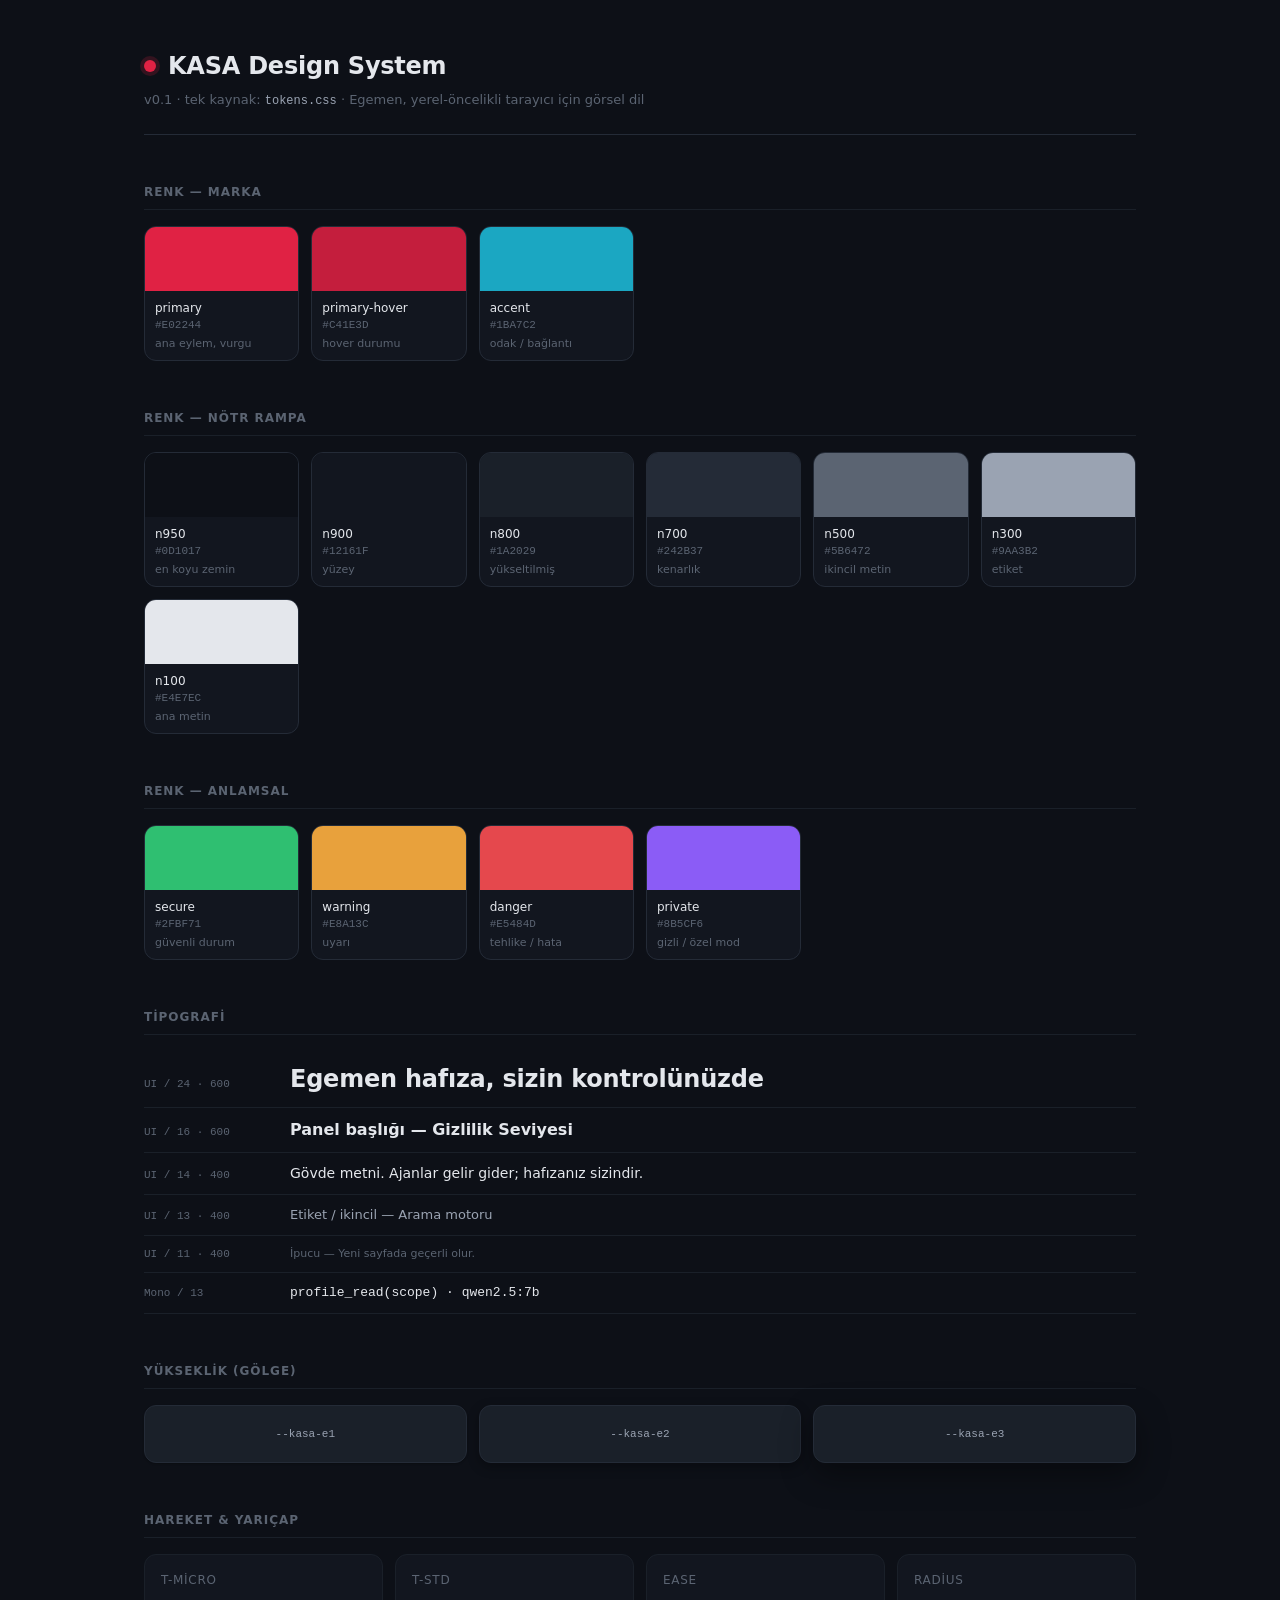
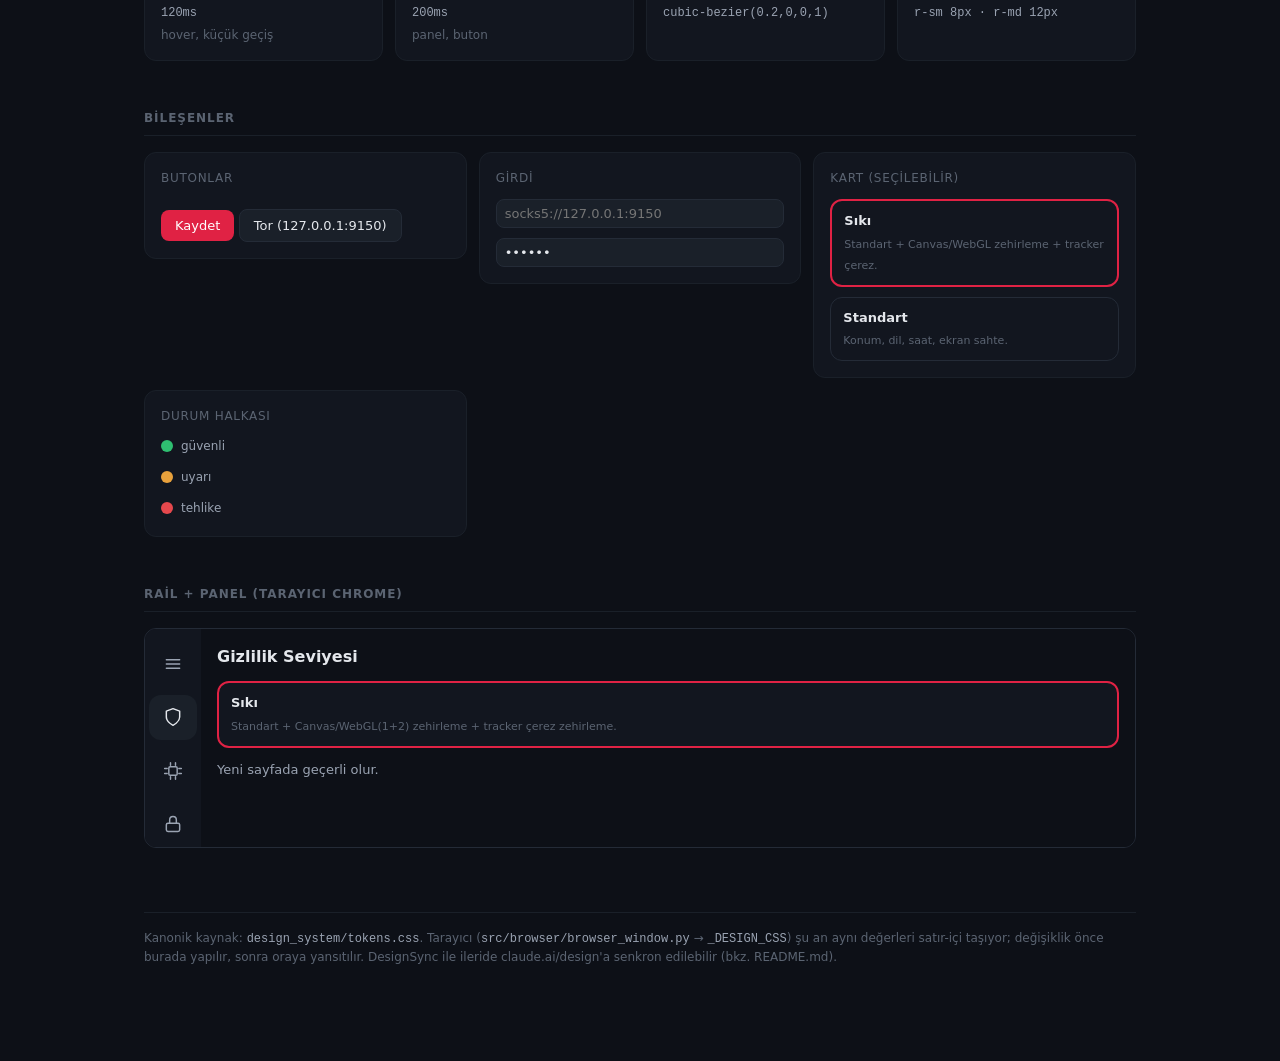
<file: design_system/index.html>
<!DOCTYPE html>
<html lang="tr">
<head>
<meta charset="utf-8">
<meta name="viewport" content="width=device-width, initial-scale=1">
<title>KASA Design System v0.1</title>
<link rel="stylesheet" href="tokens.css">
<style>
  * { box-sizing: border-box; }
  html, body { margin: 0; }
  body {
    background: var(--kasa-n950);
    color: var(--kasa-n100);
    font-family: var(--kasa-font-ui);
    font-size: 14px;
    line-height: 1.5;
    -webkit-font-smoothing: antialiased;
  }
  .wrap { max-width: 1040px; margin: 0 auto; padding: 48px 24px 96px; }

  /* Header */
  header { border-bottom: 1px solid var(--kasa-n700); padding-bottom: 24px; margin-bottom: 40px; }
  .brand { display: flex; align-items: center; gap: 12px; }
  .brand .dot { width: 12px; height: 12px; border-radius: 50%; background: var(--kasa-primary); box-shadow: 0 0 0 4px rgba(224,34,68,.18); }
  h1 { font-size: 24px; font-weight: 600; margin: 0; letter-spacing: -0.01em; }
  .sub { color: var(--kasa-n500); font-size: 13px; margin-top: 6px; }
  .sub code { font-family: var(--kasa-font-mono); color: var(--kasa-n300); font-size: 12px; }

  section { margin-top: 48px; }
  h2 {
    font-size: 12px; font-weight: 600; text-transform: uppercase; letter-spacing: 0.08em;
    color: var(--kasa-n500); margin: 0 0 16px; padding-bottom: 8px; border-bottom: 1px solid var(--kasa-n800);
  }
  .grid { display: grid; gap: 12px; }
  .g-color   { grid-template-columns: repeat(auto-fill, minmax(150px, 1fr)); }
  .g-comp    { grid-template-columns: repeat(auto-fill, minmax(240px, 1fr)); align-items: start; }

  /* Color swatch */
  .swatch { border: 1px solid var(--kasa-n700); border-radius: var(--kasa-r-md); overflow: hidden; background: var(--kasa-n900); }
  .swatch .chip { height: 64px; }
  .swatch .meta { padding: 8px 10px; }
  .swatch .name { font-size: 12px; font-weight: 500; color: var(--kasa-n100); }
  .swatch .hex  { font-family: var(--kasa-font-mono); font-size: 11px; color: var(--kasa-n500); text-transform: uppercase; }
  .swatch .role { font-size: 11px; color: var(--kasa-n500); margin-top: 2px; }

  /* Type specimens */
  .type-row { display: flex; align-items: baseline; gap: 16px; padding: 10px 0; border-bottom: 1px solid var(--kasa-n800); }
  .type-row .lbl { width: 130px; flex-shrink: 0; font-family: var(--kasa-font-mono); font-size: 11px; color: var(--kasa-n500); }
  .type-row .spec { color: var(--kasa-n100); }
  .mono { font-family: var(--kasa-font-mono); }

  /* Elevation */
  .elev { background: var(--kasa-n800); border: 1px solid var(--kasa-n700); border-radius: var(--kasa-r-md); padding: 20px; text-align: center; }
  .elev .lbl { font-family: var(--kasa-font-mono); font-size: 11px; color: var(--kasa-n300); }
  .elev.e1 { box-shadow: var(--kasa-e1); }
  .elev.e2 { box-shadow: var(--kasa-e2); }
  .elev.e3 { box-shadow: var(--kasa-e3); }

  /* Component demo card */
  .demo { border: 1px solid var(--kasa-n800); border-radius: var(--kasa-r-md); background: var(--kasa-n900); padding: 16px; }
  .demo .title { font-size: 12px; color: var(--kasa-n500); margin-bottom: 12px; text-transform: uppercase; letter-spacing: 0.06em; }

  /* Real components (tarayıcıdaki değerlerle birebir) */
  .k-btn {
    border: none; border-radius: var(--kasa-r-sm); padding: 8px 14px; cursor: pointer;
    font-family: var(--kasa-font-ui); font-size: 13px; color: #fff; background: var(--kasa-primary);
    transition: background var(--kasa-t-std) var(--kasa-ease);
  }
  .k-btn:hover { background: var(--kasa-primary-hover); }
  .k-btn.ghost { background: var(--kasa-n800); color: var(--kasa-n100); border: 1px solid var(--kasa-n700); }
  .k-input {
    width: 100%; background: var(--kasa-n800); color: var(--kasa-n100); border: 1px solid var(--kasa-n700);
    border-radius: var(--kasa-r-sm); padding: 6px 8px; font-family: var(--kasa-font-ui); font-size: 13px; outline: none;
  }
  .k-input:focus { border-color: var(--kasa-accent); }
  .k-card {
    border: 1px solid var(--kasa-n700); border-radius: var(--kasa-r-md); padding: 10px 12px; background: var(--kasa-n900);
    cursor: pointer; transition: border-color var(--kasa-t-micro) var(--kasa-ease);
  }
  .k-card:hover { border-color: var(--kasa-primary); }
  .k-card.selected { border-color: var(--kasa-primary); border-width: 2px; }
  .k-card strong { display: block; color: var(--kasa-n100); font-size: 13px; margin-bottom: 2px; }
  .k-card span { color: var(--kasa-n500); font-size: 11px; line-height: 1.4; }

  /* Rail + panel mock */
  .chrome { display: flex; height: 220px; border: 1px solid var(--kasa-n700); border-radius: var(--kasa-r-md); overflow: hidden; }
  .rail { width: 56px; background: var(--kasa-n900); display: flex; flex-direction: column; align-items: center; gap: 8px; padding-top: 12px; box-shadow: var(--kasa-e2); }
  .rail button { width: 48px; height: 48px; display: flex; align-items: center; justify-content: center; background: transparent; border: none; border-radius: var(--kasa-r-md); color: var(--kasa-n300); cursor: pointer; }
  .rail button:hover { background: var(--kasa-n800); }
  .rail button.active { background: var(--kasa-n800); color: var(--kasa-n100); }
  .rail svg { width: 20px; height: 20px; }
  .pnl { flex: 1; background: var(--kasa-n950); padding: 16px; }
  .pnl h3 { font-size: 16px; font-weight: 600; margin: 0 0 12px; color: var(--kasa-n100); }
  .pnl label { display: block; margin: 10px 0; color: var(--kasa-n300); font-size: 13px; }

  /* Status ring */
  .ring { display: inline-flex; align-items: center; gap: 8px; margin-right: 20px; font-size: 12px; color: var(--kasa-n300); }
  .ring .r { width: 12px; height: 12px; border-radius: 50%; }
  .stack > * + * { margin-top: 10px; }
  .foot { margin-top: 64px; color: var(--kasa-n500); font-size: 12px; border-top: 1px solid var(--kasa-n800); padding-top: 16px; }
  .foot code { font-family: var(--kasa-font-mono); color: var(--kasa-n300); }
</style>
</head>
<body>
<div class="wrap">

  <header>
    <div class="brand"><span class="dot"></span><h1>KASA Design System</h1></div>
    <div class="sub">v0.1 · tek kaynak: <code>tokens.css</code> · Egemen, yerel-öncelikli tarayıcı için görsel dil</div>
  </header>

  <!-- COLORS -->
  <section>
    <h2>Renk — Marka</h2>
    <div class="grid g-color">
      <div class="swatch"><div class="chip" style="background:var(--kasa-primary)"></div><div class="meta"><div class="name">primary</div><div class="hex">#E02244</div><div class="role">ana eylem, vurgu</div></div></div>
      <div class="swatch"><div class="chip" style="background:var(--kasa-primary-hover)"></div><div class="meta"><div class="name">primary-hover</div><div class="hex">#C41E3D</div><div class="role">hover durumu</div></div></div>
      <div class="swatch"><div class="chip" style="background:var(--kasa-accent)"></div><div class="meta"><div class="name">accent</div><div class="hex">#1BA7C2</div><div class="role">odak / bağlantı</div></div></div>
    </div>
  </section>

  <section>
    <h2>Renk — Nötr rampa</h2>
    <div class="grid g-color">
      <div class="swatch"><div class="chip" style="background:var(--kasa-n950)"></div><div class="meta"><div class="name">n950</div><div class="hex">#0D1017</div><div class="role">en koyu zemin</div></div></div>
      <div class="swatch"><div class="chip" style="background:var(--kasa-n900)"></div><div class="meta"><div class="name">n900</div><div class="hex">#12161F</div><div class="role">yüzey</div></div></div>
      <div class="swatch"><div class="chip" style="background:var(--kasa-n800)"></div><div class="meta"><div class="name">n800</div><div class="hex">#1A2029</div><div class="role">yükseltilmiş</div></div></div>
      <div class="swatch"><div class="chip" style="background:var(--kasa-n700)"></div><div class="meta"><div class="name">n700</div><div class="hex">#242B37</div><div class="role">kenarlık</div></div></div>
      <div class="swatch"><div class="chip" style="background:var(--kasa-n500)"></div><div class="meta"><div class="name">n500</div><div class="hex">#5B6472</div><div class="role">ikincil metin</div></div></div>
      <div class="swatch"><div class="chip" style="background:var(--kasa-n300)"></div><div class="meta"><div class="name">n300</div><div class="hex">#9AA3B2</div><div class="role">etiket</div></div></div>
      <div class="swatch"><div class="chip" style="background:var(--kasa-n100)"></div><div class="meta"><div class="name">n100</div><div class="hex">#E4E7EC</div><div class="role">ana metin</div></div></div>
    </div>
  </section>

  <section>
    <h2>Renk — Anlamsal</h2>
    <div class="grid g-color">
      <div class="swatch"><div class="chip" style="background:var(--kasa-secure)"></div><div class="meta"><div class="name">secure</div><div class="hex">#2FBF71</div><div class="role">güvenli durum</div></div></div>
      <div class="swatch"><div class="chip" style="background:var(--kasa-warning)"></div><div class="meta"><div class="name">warning</div><div class="hex">#E8A13C</div><div class="role">uyarı</div></div></div>
      <div class="swatch"><div class="chip" style="background:var(--kasa-danger)"></div><div class="meta"><div class="name">danger</div><div class="hex">#E5484D</div><div class="role">tehlike / hata</div></div></div>
      <div class="swatch"><div class="chip" style="background:var(--kasa-private)"></div><div class="meta"><div class="name">private</div><div class="hex">#8B5CF6</div><div class="role">gizli / özel mod</div></div></div>
    </div>
  </section>

  <!-- TYPOGRAPHY -->
  <section>
    <h2>Tipografi</h2>
    <div class="type-row"><div class="lbl">UI / 24 · 600</div><div class="spec" style="font-size:24px;font-weight:600;letter-spacing:-0.01em">Egemen hafıza, sizin kontrolünüzde</div></div>
    <div class="type-row"><div class="lbl">UI / 16 · 600</div><div class="spec" style="font-size:16px;font-weight:600">Panel başlığı — Gizlilik Seviyesi</div></div>
    <div class="type-row"><div class="lbl">UI / 14 · 400</div><div class="spec" style="font-size:14px">Gövde metni. Ajanlar gelir gider; hafızanız sizindir.</div></div>
    <div class="type-row"><div class="lbl">UI / 13 · 400</div><div class="spec" style="font-size:13px;color:var(--kasa-n300)">Etiket / ikincil — Arama motoru</div></div>
    <div class="type-row"><div class="lbl">UI / 11 · 400</div><div class="spec" style="font-size:11px;color:var(--kasa-n500)">İpucu — Yeni sayfada geçerli olur.</div></div>
    <div class="type-row"><div class="lbl">Mono / 13</div><div class="spec mono" style="font-size:13px">profile_read(scope) · qwen2.5:7b</div></div>
  </section>

  <!-- ELEVATION -->
  <section>
    <h2>Yükseklik (gölge)</h2>
    <div class="grid" style="grid-template-columns:repeat(3,1fr)">
      <div class="elev e1"><div class="lbl">--kasa-e1</div></div>
      <div class="elev e2"><div class="lbl">--kasa-e2</div></div>
      <div class="elev e3"><div class="lbl">--kasa-e3</div></div>
    </div>
  </section>

  <!-- MOTION + RADII -->
  <section>
    <h2>Hareket & Yarıçap</h2>
    <div class="grid" style="grid-template-columns:repeat(auto-fill,minmax(200px,1fr))">
      <div class="demo"><div class="title">t-micro</div><span class="mono" style="font-size:12px;color:var(--kasa-n300)">120ms</span><div style="color:var(--kasa-n500);font-size:12px;margin-top:4px">hover, küçük geçiş</div></div>
      <div class="demo"><div class="title">t-std</div><span class="mono" style="font-size:12px;color:var(--kasa-n300)">200ms</span><div style="color:var(--kasa-n500);font-size:12px;margin-top:4px">panel, buton</div></div>
      <div class="demo"><div class="title">ease</div><span class="mono" style="font-size:12px;color:var(--kasa-n300)">cubic-bezier(0.2,0,0,1)</span></div>
      <div class="demo"><div class="title">radius</div><span class="mono" style="font-size:12px;color:var(--kasa-n300)">r-sm 8px · r-md 12px</span></div>
    </div>
  </section>

  <!-- COMPONENTS -->
  <section>
    <h2>Bileşenler</h2>
    <div class="grid g-comp">

      <div class="demo">
        <div class="title">Butonlar</div>
        <div class="stack">
          <button class="k-btn">Kaydet</button>
          <button class="k-btn ghost">Tor (127.0.0.1:9150)</button>
        </div>
      </div>

      <div class="demo">
        <div class="title">Girdi</div>
        <div class="stack">
          <input class="k-input" type="text" placeholder="socks5://127.0.0.1:9150">
          <input class="k-input" type="password" value="••••••">
        </div>
      </div>

      <div class="demo">
        <div class="title">Kart (seçilebilir)</div>
        <div class="stack">
          <div class="k-card selected"><strong>Sıkı</strong><span>Standart + Canvas/WebGL zehirleme + tracker çerez.</span></div>
          <div class="k-card"><strong>Standart</strong><span>Konum, dil, saat, ekran sahte.</span></div>
        </div>
      </div>

      <div class="demo">
        <div class="title">Durum halkası</div>
        <div class="stack">
          <div><span class="ring"><span class="r" style="background:var(--kasa-secure)"></span>güvenli</span></div>
          <div><span class="ring"><span class="r" style="background:var(--kasa-warning)"></span>uyarı</span></div>
          <div><span class="ring"><span class="r" style="background:var(--kasa-danger)"></span>tehlike</span></div>
        </div>
      </div>

    </div>
  </section>

  <!-- CHROME MOCK -->
  <section>
    <h2>Rail + Panel (tarayıcı chrome)</h2>
    <div class="chrome">
      <div class="rail">
        <button title="Menü"><svg viewBox="0 0 24 24" fill="none" stroke="currentColor" stroke-width="1.75" stroke-linecap="round"><line x1="4" y1="7" x2="20" y2="7"/><line x1="4" y1="12" x2="20" y2="12"/><line x1="4" y1="17" x2="20" y2="17"/></svg></button>
        <button class="active" title="Gizlilik"><svg viewBox="0 0 24 24" fill="none" stroke="currentColor" stroke-width="1.75" stroke-linecap="round" stroke-linejoin="round"><path d="M12 22s8-4 8-10V5l-8-3-8 3v7c0 6 8 10 8 10z"/></svg></button>
        <button title="AI Modeli"><svg viewBox="0 0 24 24" fill="none" stroke="currentColor" stroke-width="1.75" stroke-linecap="round" stroke-linejoin="round"><rect x="7" y="7" width="10" height="10" rx="1.5"/><path d="M9 2v3M15 2v3M9 19v3M15 19v3M2 9h3M2 15h3M19 9h3M19 15h3"/></svg></button>
        <button title="Gelişmiş (Kilitli)"><svg viewBox="0 0 24 24" fill="none" stroke="currentColor" stroke-width="1.75" stroke-linecap="round" stroke-linejoin="round"><rect x="4" y="11" width="16" height="10" rx="2"/><path d="M8 11V7a4 4 0 0 1 8 0v4"/></svg></button>
      </div>
      <div class="pnl">
        <h3>Gizlilik Seviyesi</h3>
        <div class="k-card selected"><strong>Sıkı</strong><span>Standart + Canvas/WebGL(1+2) zehirleme + tracker çerez zehirleme.</span></div>
        <label style="margin-top:12px">Yeni sayfada geçerli olur.</label>
      </div>
    </div>
  </section>

  <div class="foot">
    Kanonik kaynak: <code>design_system/tokens.css</code>. Tarayıcı (<code>src/browser/browser_window.py</code> →
    <code>_DESIGN_CSS</code>) şu an aynı değerleri satır-içi taşıyor; değişiklik önce burada yapılır, sonra
    oraya yansıtılır. DesignSync ile ileride claude.ai/design'a senkron edilebilir (bkz. README.md).
  </div>

</div>
</body>
</html>
</file>
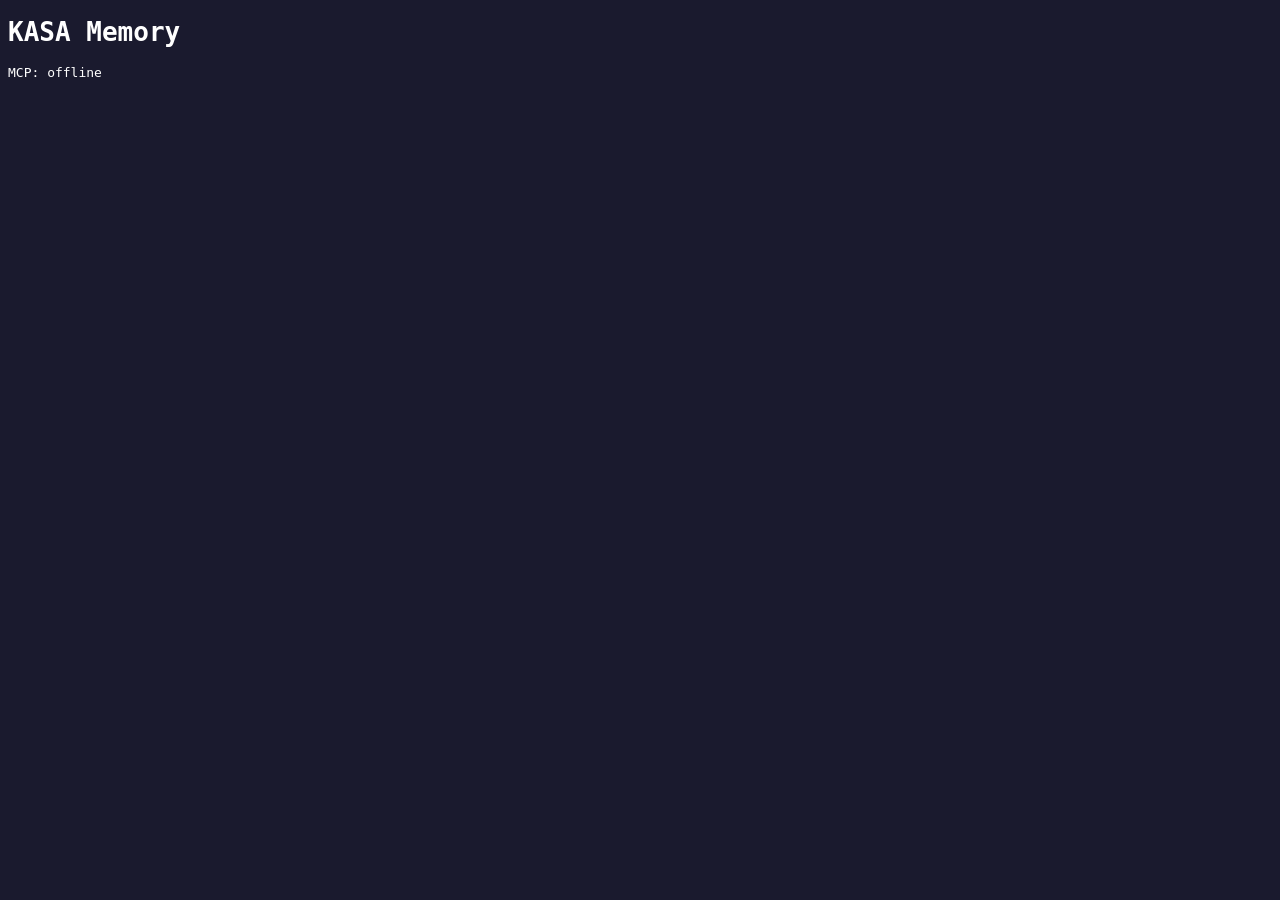
<file: browser_extension/popup.html>
<!DOCTYPE html>
<html lang="en">
<head>
  <meta charset="UTF-8">
  <title>KASA Memory</title>
  <style>
    body { background-color: #1a1a2e; color: white; font-family: monospace; }
  </style>
</head>
<body>
  <h1>KASA Memory</h1>
  <p id="status">MCP: offline</p>
  <script>
    document.addEventListener('DOMContentLoaded', () => {
      fetch("http://localhost:8000/")
        .then(response => response.ok ? "connected" : "offline")
        .then(status => document.getElementById('status').innerText = `MCP: ${status}`)
        .catch(() => document.getElementById('status').innerText = 'MCP: offline');
    });
  </script>
</body>
</html>
</file>
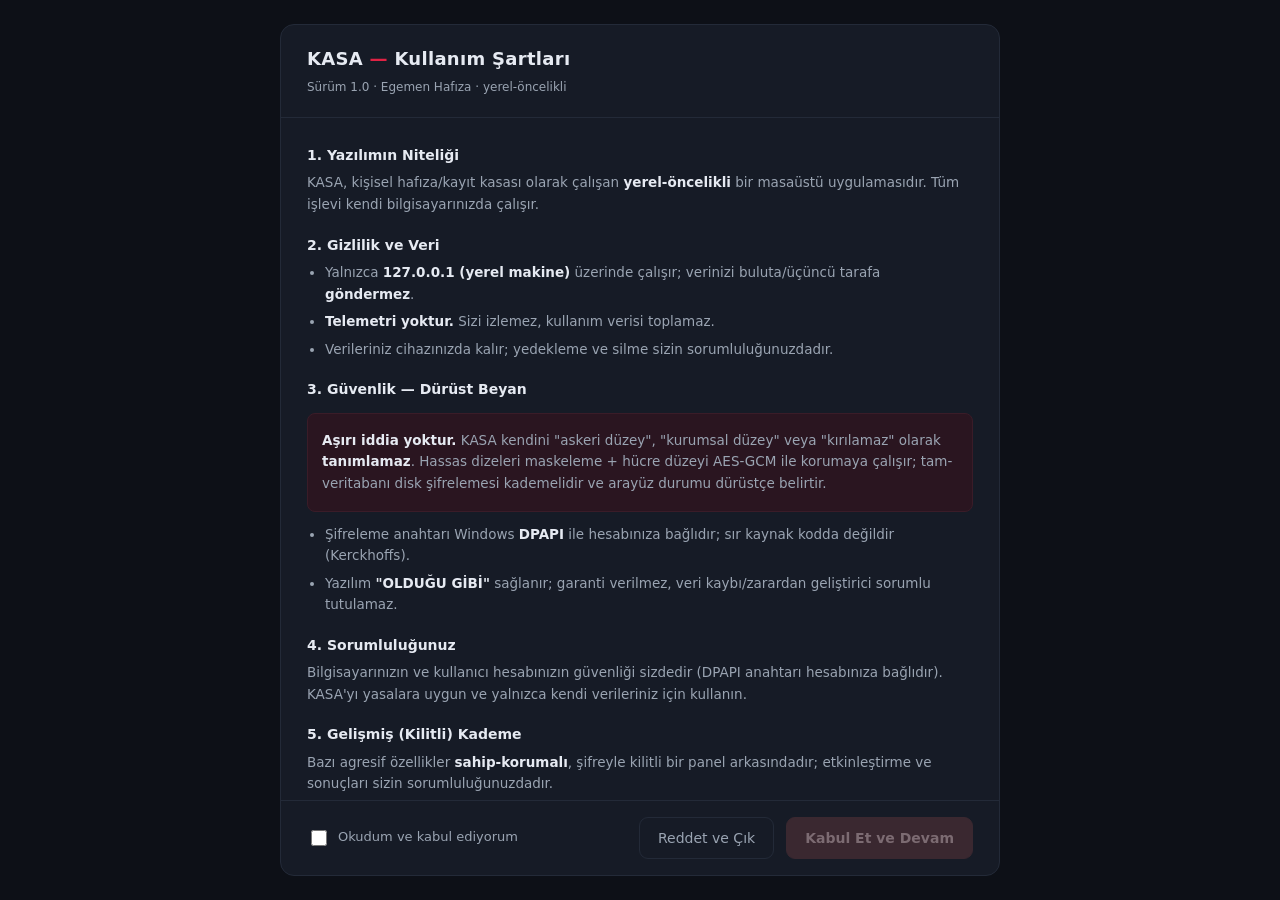
<file: dashboard_ui/terms.html>
<!-- kasa/dashboard_ui/terms.html -->
<!-- Ilk-acilis kullanim sartlari kapisi. Self-contained (air-gap: dis kaynak YOK). -->
<!-- Token server-tarafi enjekte edilir (__KASA_TOKEN__); kabul ucu bearer korumalidir. -->
<!doctype html>
<html lang="tr">
<head>
  <meta charset="utf-8">
  <meta name="viewport" content="width=device-width, initial-scale=1">
  <title>KASA — Kullanım Şartları</title>
  <style>
    :root {
      --bg: #0D1017; --panel: #161B26; --line: #232A38;
      --text: #E6EAF2; --muted: #9AA4B2; --accent: #E02244; --accent-weak: #2A1520;
      --ok: #2EA043;
    }
    * { box-sizing: border-box; }
    html, body { height: 100%; margin: 0; }
    body {
      background: var(--bg); color: var(--text);
      font: 15px/1.6 "Segoe UI", system-ui, sans-serif;
      display: flex; align-items: center; justify-content: center; padding: 24px;
    }
    .card {
      width: 100%; max-width: 720px; background: var(--panel);
      border: 1px solid var(--line); border-radius: 14px; overflow: hidden;
      display: flex; flex-direction: column; max-height: calc(100vh - 48px);
    }
    header { padding: 20px 26px; border-bottom: 1px solid var(--line); }
    header h1 { margin: 0; font-size: 18px; letter-spacing: .3px; }
    header .ver { color: var(--muted); font-size: 12px; margin-top: 4px; }
    .brand-dot { color: var(--accent); }
    .body { padding: 8px 26px 4px; overflow-y: auto; }
    .body h2 { font-size: 14px; margin: 18px 0 6px; color: var(--text); }
    .body p, .body li { color: var(--muted); font-size: 13.5px; margin: 6px 0; }
    .body strong { color: var(--text); }
    .body ul { margin: 6px 0; padding-left: 18px; }
    .honest {
      background: var(--accent-weak); border: 1px solid #3A1C28;
      border-radius: 8px; padding: 10px 14px; margin: 12px 0;
    }
    footer {
      padding: 16px 26px; border-top: 1px solid var(--line);
      display: flex; align-items: center; gap: 12px; flex-wrap: wrap;
    }
    .chk { display: flex; align-items: center; gap: 8px; color: var(--muted); font-size: 13px; cursor: pointer; user-select: none; }
    .chk input { width: 16px; height: 16px; accent-color: var(--accent); }
    .spacer { flex: 1 1 auto; }
    button {
      font: inherit; font-size: 14px; padding: 9px 18px; border-radius: 9px;
      border: 1px solid var(--line); cursor: pointer; background: transparent; color: var(--muted);
    }
    button.primary { background: var(--accent); border-color: var(--accent); color: #fff; font-weight: 600; }
    button.primary:disabled { background: #3a2830; border-color: #3a2830; color: #7c6b72; cursor: not-allowed; }
    #err { color: var(--accent); font-size: 12px; margin-left: 4px; }
  </style>
</head>
<body>
  <div class="card">
    <header>
      <h1>KASA <span class="brand-dot">—</span> Kullanım Şartları</h1>
      <div class="ver">Sürüm 1.0 · Egemen Hafıza · yerel-öncelikli</div>
    </header>
    <div class="body">
      <h2>1. Yazılımın Niteliği</h2>
      <p>KASA, kişisel hafıza/kayıt kasası olarak çalışan <strong>yerel-öncelikli</strong> bir masaüstü uygulamasıdır. Tüm işlevi kendi bilgisayarınızda çalışır.</p>

      <h2>2. Gizlilik ve Veri</h2>
      <ul>
        <li>Yalnızca <strong>127.0.0.1 (yerel makine)</strong> üzerinde çalışır; verinizi buluta/üçüncü tarafa <strong>göndermez</strong>.</li>
        <li><strong>Telemetri yoktur.</strong> Sizi izlemez, kullanım verisi toplamaz.</li>
        <li>Verileriniz cihazınızda kalır; yedekleme ve silme sizin sorumluluğunuzdadır.</li>
      </ul>

      <h2>3. Güvenlik — Dürüst Beyan</h2>
      <div class="honest">
        <p><strong>Aşırı iddia yoktur.</strong> KASA kendini "askeri düzey", "kurumsal düzey" veya "kırılamaz" olarak <strong>tanımlamaz</strong>. Hassas dizeleri maskeleme + hücre düzeyi AES-GCM ile korumaya çalışır; tam-veritabanı disk şifrelemesi kademelidir ve arayüz durumu dürüstçe belirtir.</p>
      </div>
      <ul>
        <li>Şifreleme anahtarı Windows <strong>DPAPI</strong> ile hesabınıza bağlıdır; sır kaynak kodda değildir (Kerckhoffs).</li>
        <li>Yazılım <strong>"OLDUĞU GİBİ"</strong> sağlanır; garanti verilmez, veri kaybı/zarardan geliştirici sorumlu tutulamaz.</li>
      </ul>

      <h2>4. Sorumluluğunuz</h2>
      <p>Bilgisayarınızın ve kullanıcı hesabınızın güvenliği sizdedir (DPAPI anahtarı hesabınıza bağlıdır). KASA'yı yasalara uygun ve yalnızca kendi verileriniz için kullanın.</p>

      <h2>5. Gelişmiş (Kilitli) Kademe</h2>
      <p>Bazı agresif özellikler <strong>sahip-korumalı</strong>, şifreyle kilitli bir panel arkasındadır; etkinleştirme ve sonuçları sizin sorumluluğunuzdadır.</p>

      <h2>6. Üçüncü Taraf Bileşenler</h2>
      <p>KASA, Microsoft <strong>WebView2 Runtime</strong> ve <strong>Visual C++ Redistributable</strong> gerektirebilir. Bunlar Microsoft'a aittir. KASA eksikliği <strong>yerel</strong> tespit eder ve eksikse resmi indirme bağlantısını açmayı önerir; onayınız olmadan kurulum yapmaz.</p>

      <h2>7. Değişiklikler</h2>
      <p>Şartlar güncellenebilir; sürüm değişirse güncel şartlar yeniden gösterilir. Tam metin: <strong>TERMS_OF_USE.md</strong>.</p>
    </div>
    <footer>
      <label class="chk"><input type="checkbox" id="agree"> Okudum ve kabul ediyorum</label>
      <span id="err"></span>
      <span class="spacer"></span>
      <button id="decline">Reddet ve Çık</button>
      <button id="accept" class="primary" disabled>Kabul Et ve Devam</button>
    </footer>
  </div>

  <script>
    const TOKEN = "__KASA_TOKEN__";
    const agree = document.getElementById("agree");
    const accept = document.getElementById("accept");
    const decline = document.getElementById("decline");
    const err = document.getElementById("err");

    agree.addEventListener("change", () => { accept.disabled = !agree.checked; });

    accept.addEventListener("click", async () => {
      accept.disabled = true; err.textContent = "";
      try {
        const r = await fetch("/v1/terms/accept", {
          method: "POST",
          headers: { "Authorization": "Bearer " + TOKEN },
        });
        if (!r.ok) throw new Error("HTTP " + r.status);
        // F-DASH: launch nonce'unu (?k=...) /dashboard'a TASI; yoksa dashboard tokensiz acilir.
        window.location.href = "/dashboard" + window.location.search;
      } catch (e) {
        err.textContent = "Kayıt başarısız: " + e.message;
        accept.disabled = false;
      }
    });

    decline.addEventListener("click", () => {
      // Kabul edilmedi: pano acilmaz. Pencereyi kapatmayi dene; olmazsa bilgi ver.
      document.body.innerHTML =
        '<div style="color:#9AA4B2;font:15px/1.6 system-ui;text-align:center;padding:40px">' +
        'Kullanım şartları reddedildi. KASA kapatılıyor — pencereyi kapatabilirsiniz.</div>';
      try { window.close(); } catch (e) {}
    });
  </script>
</body>
</html>
</file>
<file: design_system/tokens.css>
/* ==========================================================================
   KASA Design System v0.1 — Kanonik Token Kaynağı (SINGLE SOURCE OF TRUTH)
   --------------------------------------------------------------------------
   Bu değerler src/browser/browser_window.py içindeki `_DESIGN_CSS` bloğundan
   BIREBIR çıkarıldı. Tutarlılık kuralı: bir token değişecekse ÖNCE burada
   değişir, sonra tarayıcıya yansıtılır. (İleride browser_window.py bu dosyayı
   referans alacak; şimdilik ikisi elle senkron tutulur — bkz. README.md.)
   ========================================================================== */

/* — Self-host fontlar (KASA MCP sunucusu 8000'de ayaktayken yüklenir;
     değilse aşağıdaki --kasa-font-* fallback zinciri devreye girer) — */
@font-face {
  font-family: 'KasaUI';
  font-weight: 400;
  src: url('http://localhost:8000/assets/fonts/inter-400.woff2') format('woff2');
  font-display: swap;
}
@font-face {
  font-family: 'KasaUI';
  font-weight: 500;
  src: url('http://localhost:8000/assets/fonts/inter-500.woff2') format('woff2');
  font-display: swap;
}
@font-face {
  font-family: 'KasaUI';
  font-weight: 600;
  src: url('http://localhost:8000/assets/fonts/inter-600.woff2') format('woff2');
  font-display: swap;
}
@font-face {
  font-family: 'KasaMono';
  font-weight: 400;
  src: url('http://localhost:8000/assets/fonts/jetbrains-mono-400.woff2') format('woff2');
  font-display: swap;
}

:root {
  /* — Marka — */
  --kasa-primary:       #E02244;
  --kasa-primary-hover: #C41E3D;
  --kasa-accent:        #1BA7C2;

  /* — Nötr rampa (koyu → açık) — */
  --kasa-n950:          #0D1017;  /* en koyu zemin (panel/rail arka) */
  --kasa-n900:          #12161F;  /* yüzey */
  --kasa-n800:          #1A2029;  /* yükseltilmiş yüzey / girdi arka */
  --kasa-n700:          #242B37;  /* kenarlık */
  --kasa-n500:          #5B6472;  /* ikincil metin / ipucu */
  --kasa-n300:          #9AA3B2;  /* etiket metni */
  --kasa-n100:          #E4E7EC;  /* ana metin */

  /* — Anlamsal — */
  --kasa-secure:        #2FBF71;  /* güvenli durum */
  --kasa-warning:       #E8A13C;  /* uyarı */
  --kasa-danger:        #E5484D;  /* tehlike / hata */
  --kasa-private:       #8B5CF6;  /* gizli / özel mod */

  /* — Yükseklik (gölge) — */
  --kasa-e1: 0 1px 2px rgba(0,0,0,.24);
  --kasa-e2: 0 4px 12px rgba(0,0,0,.32);
  --kasa-e3: 0 12px 32px rgba(0,0,0,.40);

  /* — Hareket — */
  --kasa-t-micro: 120ms;
  --kasa-t-std:   200ms;
  --kasa-ease:    cubic-bezier(0.2,0,0,1);

  /* — Yarıçap (kullanımdaki değerler; token'laştırıldı) — */
  --kasa-r-sm: 8px;   /* girdi, buton */
  --kasa-r-md: 12px;  /* kart, rail butonu */

  /* — Tipografi yığını (fallback zinciri) — */
  --kasa-font-ui:   'KasaUI', 'Inter', system-ui, -apple-system, 'Segoe UI', sans-serif;
  --kasa-font-mono: 'KasaMono', 'JetBrains Mono', 'Cascadia Code', ui-monospace, monospace;
}
</file>
